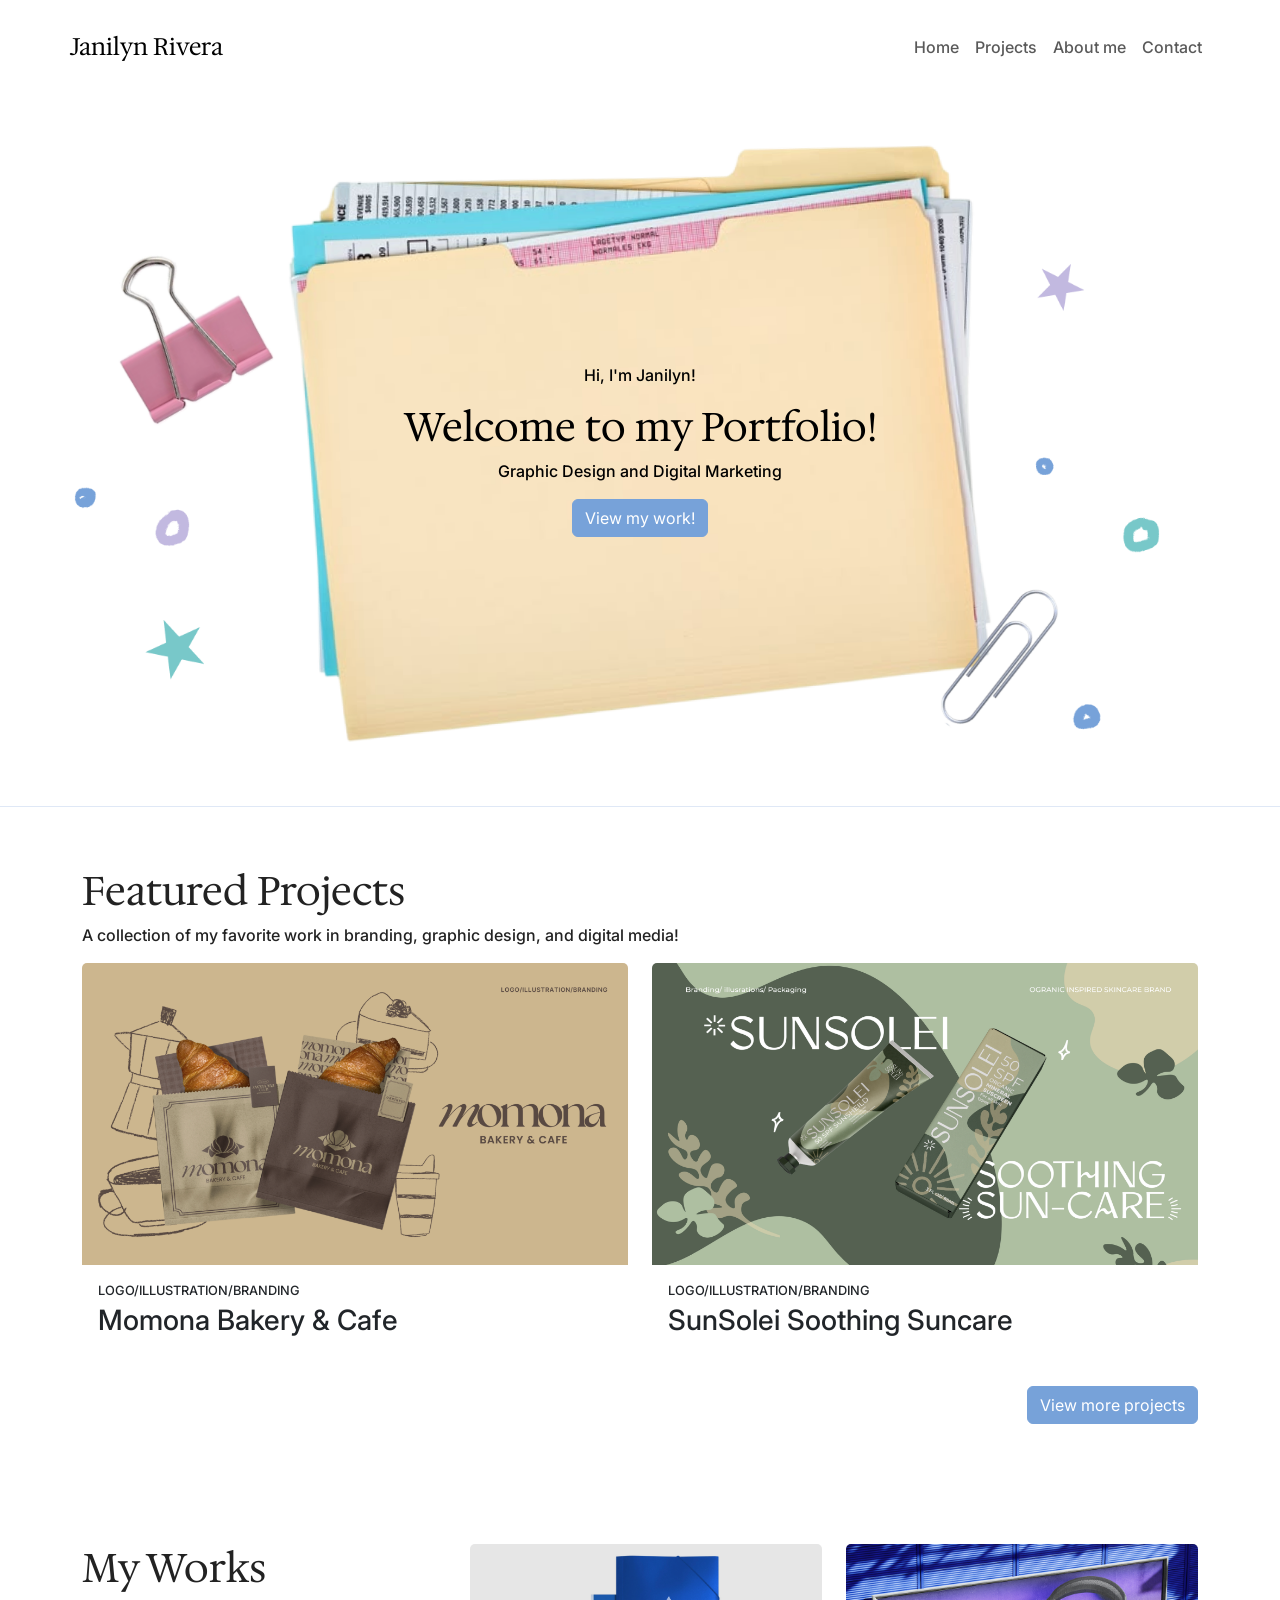
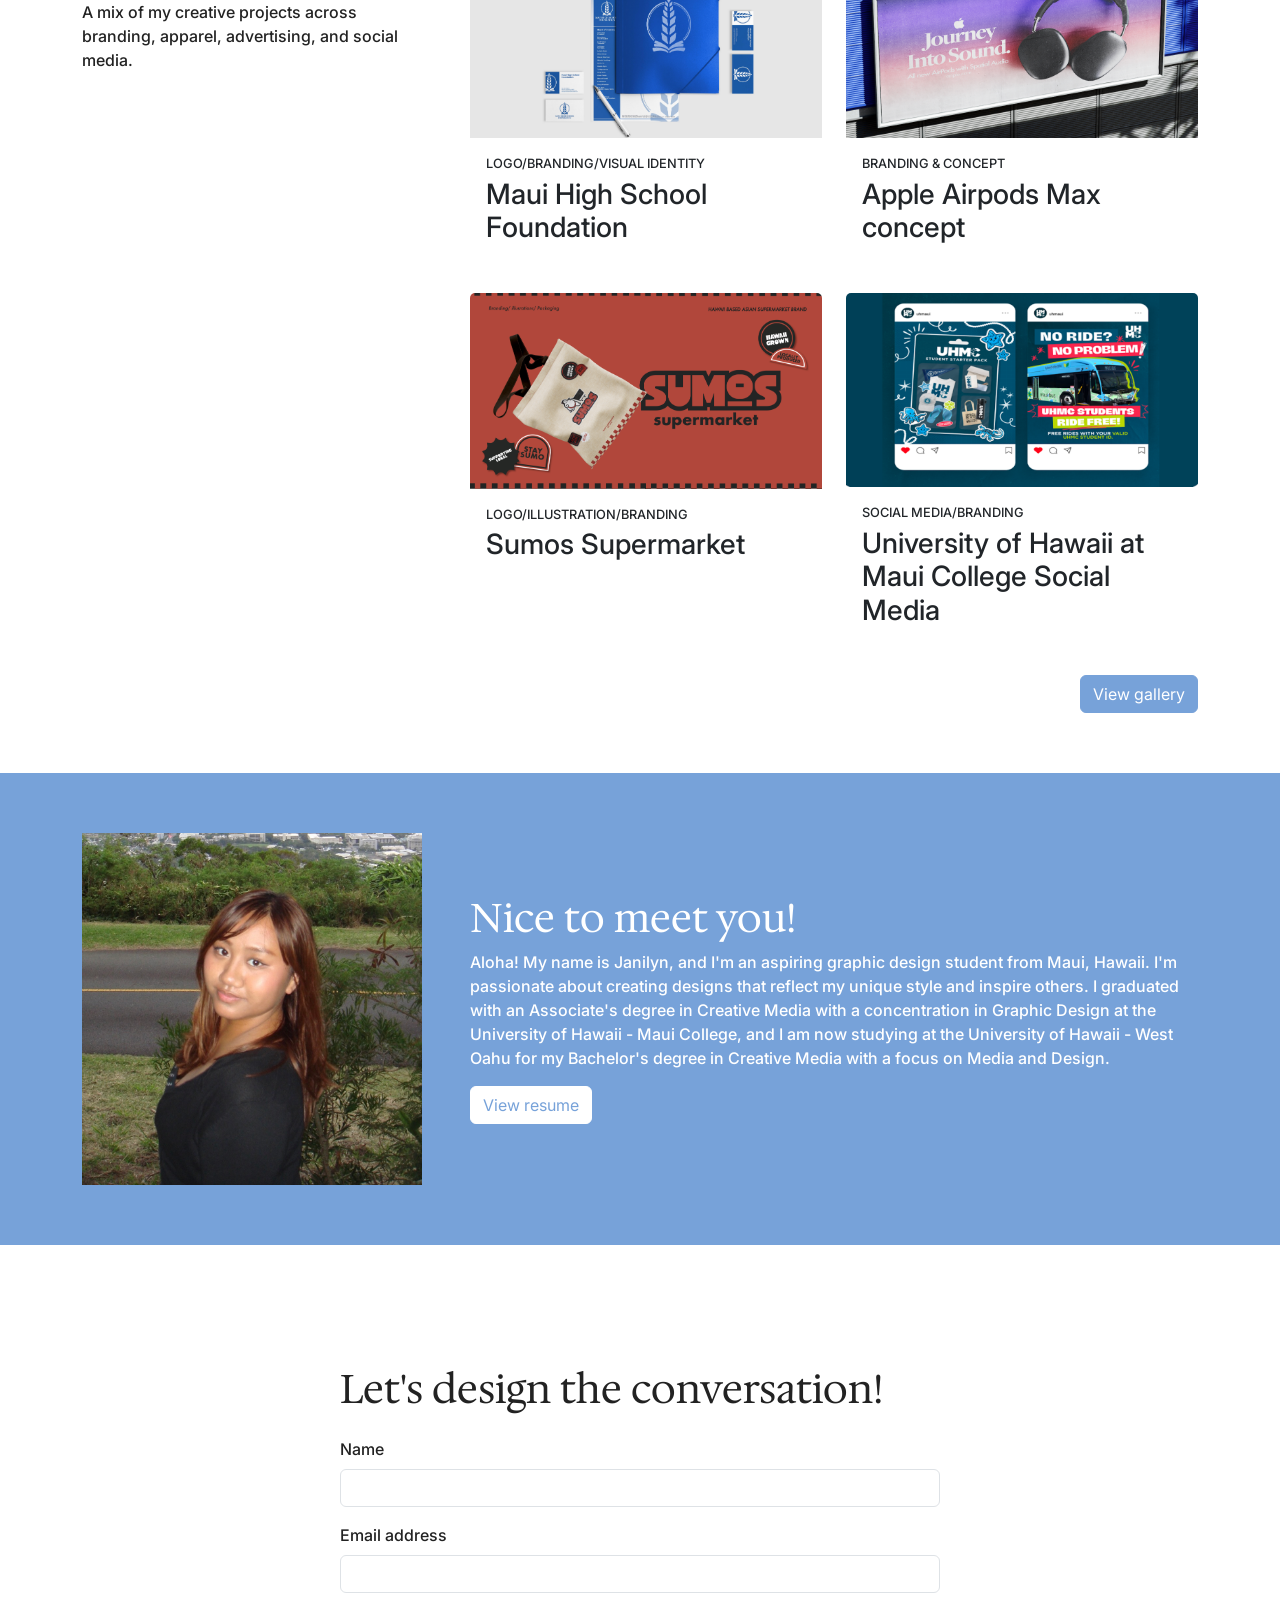
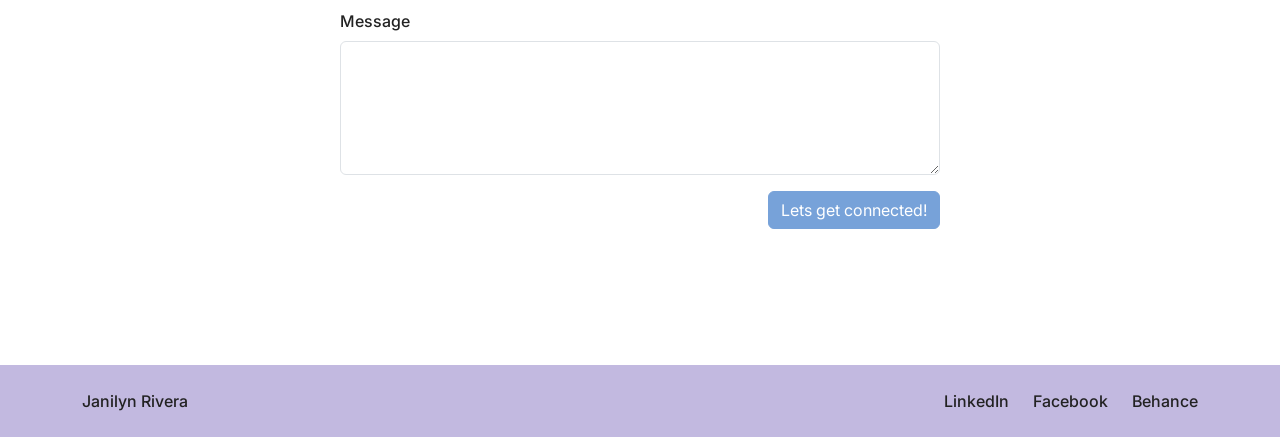
<file: index.html>
<html lang="en">
<head>
    <!-- REQUIRED: Meta Tags -->
    <meta charset="UTF-8">
    <meta name="viewport" content="width=device-width, initial-scale=1.0">

    <!-- REQUIRED: Page Title -->
    <title>Janilyn Rivera Portfolio</title>

    <!-- REQUIRED: Bootstrap CSS -->
    <link href="https://cdn.jsdelivr.net/npm/bootstrap@5.3.3/dist/css/bootstrap.min.css" rel="stylesheet" integrity="sha384-QWTKZyjpPEjISv5WaRU9OFeRpok6YctnYmDr5pNlyT2bRjXh0JMhjY6hW+ALEwIH" crossorigin="anonymous">

    <!-- REQUIRED: Your Custom CSS-->
    <link rel="stylesheet" href="css/style.css">

    <!-- REQUIRED: Google Font API -->
     <link href="https://fonts.googleapis.com/css2?family=Hedvig+Letters+Serif&family=Inter:wght@500;600&display=swap" rel="stylesheet">
</head>

<body>
<!-- Header Section -->
<header class="py-3">
    <nav class="navbar navbar-expand-lg container">
        <!-- Logo -->
        <a class="navbar-brand" href="#home">Janilyn Rivera</a>
        <button class="navbar-toggler" type="button" data-bs-toggle="collapse" data-bs-target="#navbarNav"
            aria-controls="navbarNav" aria-expanded="false" aria-label="Toggle navigation">
            <span class="navbar-toggler-icon"></span>
        </button>
        <div class="collapse navbar-collapse" id="navbarNav">
            <ul class="navbar-nav ms-auto">
                <!-- Menu Links -->
                <li class="nav-item"><a class="nav-link" href="#home">Home</a></li>
                <li class="nav-item"><a class="nav-link" href="Gallery.html">Projects</a></li>
                <li class="nav-item"><a class="nav-link" href="#about">About me</a></li>
                <li class="nav-item"><a class="nav-link" href="#contact">Contact</a></li>
            </ul>
        </div>
    </nav>
</header>

<!-- Start of Hero Section -->
<section class="hero">
  <div class="container text-center">
    <p>Hi, I'm Janilyn!</p>
         <h1>Welcome to my Portfolio!</h1>
      <p>Graphic Design and Digital Marketing</p>
          <a class="btn btn-primary" href="Gallery.html" role="button">View my work!</a>
  </div>
</section>
<!-- End of Hero Section -->

<!-- Start of Featured Projects Section -->
<section class="projects" id="featured-projects">
  <div class="container">

    <h1>Featured Projects</h1>
    <p>A collection of my favorite work in branding, graphic design, and digital media!</p>
    <div class="row row-cols-1 row-cols-md-2 g-4">

      <!-- Start of Card -->
      <div class="col">
        <a href="momona.html" class="project-link">
          <div class="card h-100">
            <img src="images/Momona.jpg" class="card-img-top" alt="Momona Bakery & Cafe">
            <div class="card-body">
              <p class="kicker">Logo/illustration/branding</p>
              <h3 class="card-title">Momona Bakery & Cafe</h3>
            </div>
          </div>
        </a>
      </div>
      <!-- End of Card -->

      <!-- Start of Card -->
      <div class="col">
        <a href="SunSolei.html" class="project-link">
          <div class="card h-100">
            <img src="images/SunSolei.jpg" class="card-img-top" alt="SunSolei">
            <div class="card-body">
              <p class="kicker">Logo/illustration/branding</p>
              <h3 class="card-title">SunSolei Soothing Suncare</h3>
            </div>
          </div>
        </a>
      </div>
      <!-- End of Card -->

    </div> <!-- closes the cards row -->

    <!-- Button, bottom right -->
    <div class="text-end mt-4">
      <a class="btn btn-primary" href="Gallery.html" role="button">View more projects</a>
    </div>

  </div> <!-- closes container -->
</section>
<!-- End of Featured Projects Section -->
</section>

<!-- Start of Projects Section -->
<section class="projects" id="projects">
  <div class="container">
    <div class="row g-5 align-items-start">

      <div class="col-lg-4">
        <h1>My Works</h1>
        <p>A mix of my creative projects across branding, apparel, advertising, and social media.</p>
      </div>

      <div class="col-lg-8">
        <div class="row row-cols-1 row-cols-md-2 g-4">

          <!-- Start of Card -->
          <div class="col">
            <a href="#" class="project-link">
              <div class="card h-100">
                <img src="images/MauiHighschool.jpg" class="card-img-top" alt="Maui High School">
                <div class="card-body">
                  <p class="kicker">Logo/branding/Visual Identity</p>
                  <h3 class="card-title">Maui High School Foundation</h3>
                </div>
              </div>
            </a>
          </div>
          <!-- End of Card -->

          <!-- Start of Card -->
          <div class="col">
            <a href="#" class="project-link">
              <div class="card h-100">
                <img src="images/Apple.jpg" class="card-img-top" alt="Apple">
                <div class="card-body">
                  <p class="kicker">Branding & concept</p>
                  <h3 class="card-title">Apple Airpods Max concept</h3>
                </div>
              </div>
            </a>
          </div>
          <!-- End of Card -->

          <!-- Start of Card -->
          <div class="col">
            <a href="#" class="project-link">
              <div class="card h-100">
                <img src="images/Sumos.jpg" class="card-img-top" alt="Sumos Supermarket">
                <div class="card-body">
                  <p class="kicker">Logo/illustration/branding</p>
                  <h3 class="card-title">Sumos Supermarket</h3>
                </div>
              </div>
            </a>
          </div>
          <!-- End of Card -->

          <!-- Start of Card -->
          <div class="col">
            <a href="#" class="project-link">
              <div class="card h-100">
                <img src="images/UHMAUI.png" class="card-img-top" alt="University of Hawaii at Maui">
                <div class="card-body">
                  <p class="kicker">Social Media/branding</p>
                  <h3 class="card-title">University of Hawaii at Maui College Social Media</h3>
                </div>
              </div>
            </a>
          </div>
          <!-- End of Card -->

        </div> <!-- closes the cards row -->

        <!-- Button, bottom right -->
        <div class="text-end mt-4">
          <a class="btn btn-primary" href="Gallery.html" role="button">View gallery</a>
        </div>

      </div> <!-- closes col-lg-8 -->

    </div>
  </div>
</section>
<!-- End of Projects Section -->

<!-- End of Projects Section -->
</section>
<!-- End of Projects Section -->

<!-- Start of About Me Section -->
<section class="about-me" id="about">
  <div class="container">
    <div class="row g-5 align-items-center">

      <!-- LEFT: photo -->
      <div class="col-md-4 text-center">
        <img src="images/JanilynRivera.jpg"
             alt="Janilyn Rivera"
             class="img-fluid">
      </div>

      <!-- RIGHT: heading, paragraph, button -->
      <div class="col-md-8">
        <h1>Nice to meet you!</h1>
        <p>Aloha! My name is Janilyn, and I'm an aspiring graphic design student from Maui, Hawaii. I'm passionate about creating designs that reflect my unique style and inspire others. I graduated with an Associate's degree in Creative Media with a concentration in Graphic Design at the University of Hawaii - Maui College, and I am now studying at the University of Hawaii - West Oahu for my Bachelor's degree in Creative Media with a focus on Media and Design.</p>
        <a class="btn btn-primary" href="#" role="button">View resume</a>
      </div>

    </div>
  </div>
</section>
<!-- End of About Me Section -->

<!-- Start of Contact Section -->
<section class="contact">

<!-- Start of Contact Section -->
<section class="contact" id="contact">
  <div class="container">

    <!-- One box holds the heading AND the form -->
    <div class="contact-form mx-auto">

      <h1>Let's design the conversation!</h1>

      <form class="mt-4" action="https://formspree.io/f/YOUR_FORM_ID" method="POST">

        <div class="mb-3">
          <label for="name" class="form-label">Name</label>
          <input type="text" class="form-control" id="name" name="name" required>
        </div>

        <div class="mb-3">
          <label for="email" class="form-label">Email address</label>
          <input type="email" class="form-control" id="email" name="email" required>
        </div>

        <div class="mb-3">
          <label for="message" class="form-label">Message</label>
          <textarea class="form-control" id="message" name="message" rows="5" required></textarea>
        </div>

        <div class="text-end">
          <button type="submit" class="btn btn-primary">Lets get connected!</button>
        </div>

      </form>

    </div>
  </div>
</section>
<!-- End of Contact Section -->

</section>
<!-- End of Contact Section -->

  <!-- Start of Footer Section -->
<footer class="footer">
  <div class="container d-flex flex-wrap justify-content-between align-items-center">

    <span class="footer-name">Janilyn Rivera</span>

    <div class="footer-links d-flex gap-4">
      <a href="https://www.linkedin.com" target="_blank" rel="noopener">LinkedIn</a>
      <a href="https://www.facebook.com" target="_blank" rel="noopener">Facebook</a>
      <a href="https://www.behance.net" target="_blank" rel="noopener">Behance</a>
    </div>

  </div>
</footer>
<!-- End of Footer Section -->

</section>
<!-- End of Footer Section -->

    <!-- REQUIRED: Javascript -->
    <script src="https://cdn.jsdelivr.net/npm/bootstrap@5.3.3/dist/js/bootstrap.bundle.min.js" integrity="sha384-YvpcrYf0tY3lHB60NNkmXc5s9fDVZLESaAA55NDzOxhy9GkcIdslK1eN7N6jIeHz" crossorigin="anonymous"></script>
</body>

</html>
</file>
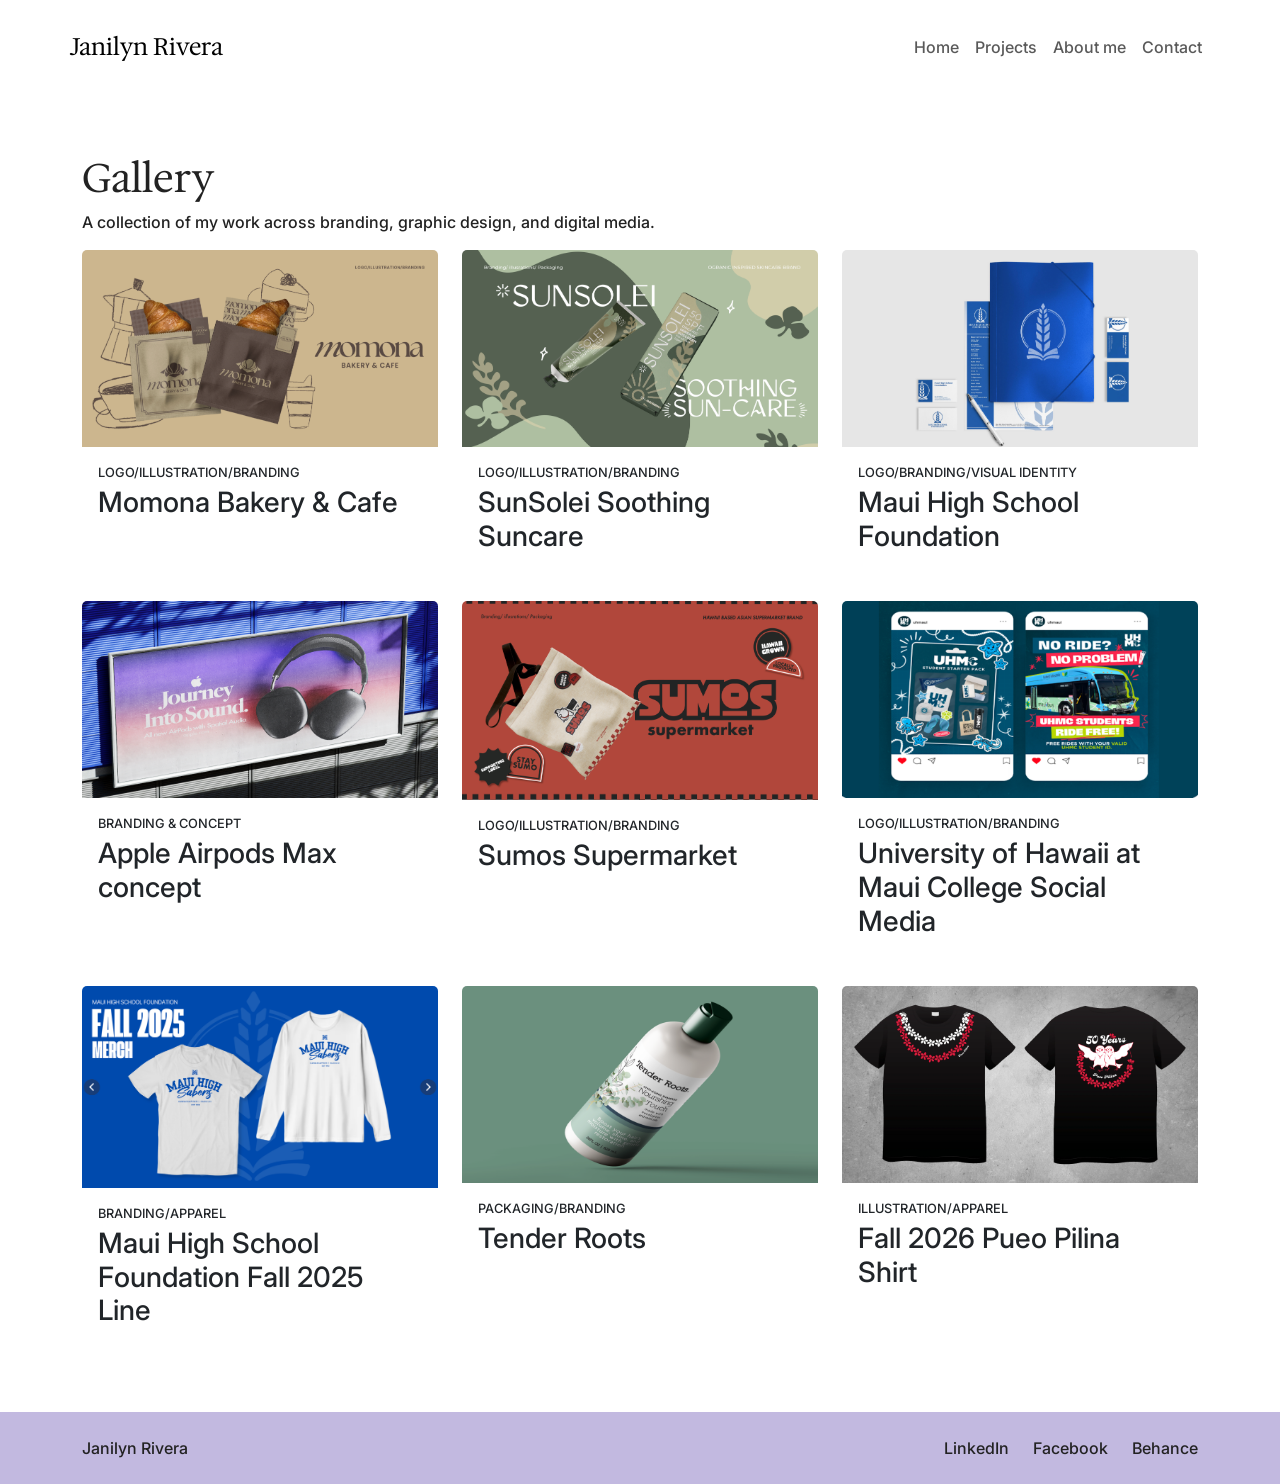
<file: Gallery.html>
<!DOCTYPE html>
<html lang="en">
<head>
  <meta charset="UTF-8">
  <meta name="viewport" content="width=device-width, initial-scale=1.0">
  <title>Gallery | Janilyn Rivera</title>

  <!-- Bootstrap CSS -->
  <link href="https://cdn.jsdelivr.net/npm/bootstrap@5.3.3/dist/css/bootstrap.min.css" rel="stylesheet" integrity="sha384-QWTKZyjpPEjISv5WaRU9OFeRpok6YctnYmDr5pNlyT2bRjXh0JMhjY6hW+ALEwIH" crossorigin="anonymous">

  <!-- Your CSS -->
  <link rel="stylesheet" href="css/style.css">

  <!-- Google Fonts -->
  <link href="https://fonts.googleapis.com/css2?family=Hedvig+Letters+Serif&family=Inter:wght@500;600&display=swap" rel="stylesheet">
</head>

<body>

  <!-- Header -->
  <header class="py-3">
    <nav class="navbar navbar-expand-lg container">
      <a class="navbar-brand" href="index.html">Janilyn Rivera</a>
      <button class="navbar-toggler" type="button" data-bs-toggle="collapse" data-bs-target="#navbarNav"
        aria-controls="navbarNav" aria-expanded="false" aria-label="Toggle navigation">
        <span class="navbar-toggler-icon"></span>
      </button>
      <div class="collapse navbar-collapse" id="navbarNav">
        <ul class="navbar-nav ms-auto">
          <li class="nav-item"><a class="nav-link" href="index.html#home">Home</a></li>
          <li class="nav-item"><a class="nav-link" href="index.html#projects">Projects</a></li>
          <li class="nav-item"><a class="nav-link" href="index.html#about">About me</a></li>
          <li class="nav-item"><a class="nav-link" href="index.html#contact">Contact</a></li>
        </ul>
      </div>
    </nav>
  </header>

  <!-- Gallery Section -->
  <section class="projects">
    <div class="container">

      <h1>Gallery</h1>
      <p>A collection of my work across branding, graphic design, and digital media.</p>

      <div class="row row-cols-1 row-cols-md-2 row-cols-lg-3 g-4">

        <!-- Start of Card -->
        <div class="col">
          <a href="momona.html" class="project-link">
            <div class="card h-100">
              <img src="images/Momona.jpg" class="card-img-top" alt="Momona Bakery & Cafe">
              <div class="card-body">
                <p class="kicker">Logo/illustration/branding</p>
                <h3 class="card-title">Momona Bakery & Cafe</h3>
              </div>
            </div>
          </a>
        </div>
        <!-- End of Card -->

        <!-- Start of Card -->
        <div class="col">
          <a href="SunSolei.html" class="project-link">
            <div class="card h-100">
              <img src="images/SunSolei.jpg" class="card-img-top" alt="SunSolei">
              <div class="card-body">
                <p class="kicker">Logo/illustration/branding</p>
                <h3 class="card-title">SunSolei Soothing Suncare</h3>
              </div>
            </div>
          </a>
        </div>
        <!-- End of Card -->

        <!-- Start of Card -->
        <div class="col">
          <a href="#" class="project-link">
            <div class="card h-100">
              <img src="images/MauiHighschool.jpg" class="card-img-top" alt="Maui High School">
              <div class="card-body">
                <p class="kicker">Logo/branding/Visual Identity</p>
                <h3 class="card-title">Maui High School Foundation</h3>
              </div>
            </div>
          </a>
        </div>
        <!-- End of Card -->

        <!-- Start of Card -->
        <div class="col">
          <a href="#" class="project-link">
            <div class="card h-100">
              <img src="images/Apple.jpg" class="card-img-top" alt="Apple">
              <div class="card-body">
                <p class="kicker">Branding & concept</p>
                <h3 class="card-title">Apple Airpods Max concept</h3>
              </div>
            </div>
          </a>
        </div>
        <!-- End of Card -->

        <!-- Start of Card -->
        <div class="col">
          <a href="#" class="project-link">
            <div class="card h-100">
              <img src="images/Sumos.jpg" class="card-img-top" alt="Sumos Supermarket">
              <div class="card-body">
                <p class="kicker">Logo/illustration/branding</p>
                <h3 class="card-title">Sumos Supermarket</h3>
              </div>
            </div>
          </a>
        </div>
        <!-- End of Card -->

        <!-- Start of Card -->
        <div class="col">
          <a href="#" class="project-link">
            <div class="card h-100">
              <img src="images/UHMAUI.png" class="card-img-top" alt="University of Hawaii at Maui">
              <div class="card-body">
                <p class="kicker">Logo/illustration/branding</p>
                <h3 class="card-title">University of Hawaii at Maui College Social Media</h3>
              </div>
            </div>
          </a>
        </div>
        <!-- End of Card -->

        <!-- Start of Card -->
        <div class="col">
          <a href="#" class="project-link">
            <div class="card h-100">
              <img src="images/mhsfshirt.jpg" class="card-img-top" alt="University of Hawaii at Maui">
              <div class="card-body">
                <p class="kicker">Branding/Apparel</p>
                <h3 class="card-title">Maui High School Foundation Fall 2025 Line</h3>
              </div>
            </div>
          </a>
        </div>
        <!-- End of Card -->

        <!-- Start of Card -->
        <div class="col">
          <a href="#" class="project-link">
            <div class="card h-100">
              <img src="images/Tenderroots.jpg" class="card-img-top" alt="Tenderroots">
              <div class="card-body">
                <p class="kicker">Packaging/branding</p>
                <h3 class="card-title">Tender Roots </h3>
              </div>
            </div>
          </a>
        </div>
        <!-- End of Card -->

        <!-- Start of Card -->
        <div class="col">
          <a href="#" class="project-link">
            <div class="card h-100">
              <img src="images/PueoPilinaShirt.jpg" class="card-img-top" alt="Pueo Pilina Shirt">
              <div class="card-body">
                <p class="kicker">illustration/Apparel</p>
                <h3 class="card-title">Fall 2026 Pueo Pilina Shirt</h3>
              </div>
            </div>
          </a>
        </div>
        <!-- End of Card -->

      </div>

  </section>

  <!-- Footer -->
  <footer class="footer">
    <div class="container d-flex flex-wrap justify-content-between align-items-center">
      <span class="footer-name">Janilyn Rivera</span>
      <div class="footer-links d-flex gap-4">
        <a href="https://www.linkedin.com/in/YOUR-PROFILE" target="_blank" rel="noopener">LinkedIn</a>
        <a href="https://www.facebook.com/YOUR-PROFILE" target="_blank" rel="noopener">Facebook</a>
        <a href="https://www.behance.net/YOUR-PROFILE" target="_blank" rel="noopener">Behance</a>
      </div>
    </div>
  </footer>

  <!-- Bootstrap JS -->
  <script src="https://cdn.jsdelivr.net/npm/bootstrap@5.3.3/dist/js/bootstrap.bundle.min.js" integrity="sha384-YvpcrYf0tY3lHB60NNkmXc5s9fDVZLESaAA55NDzOxhy9GkcIdslK1eN7N6jIeHz" crossorigin="anonymous"></script>
</body>
</html>
</file>
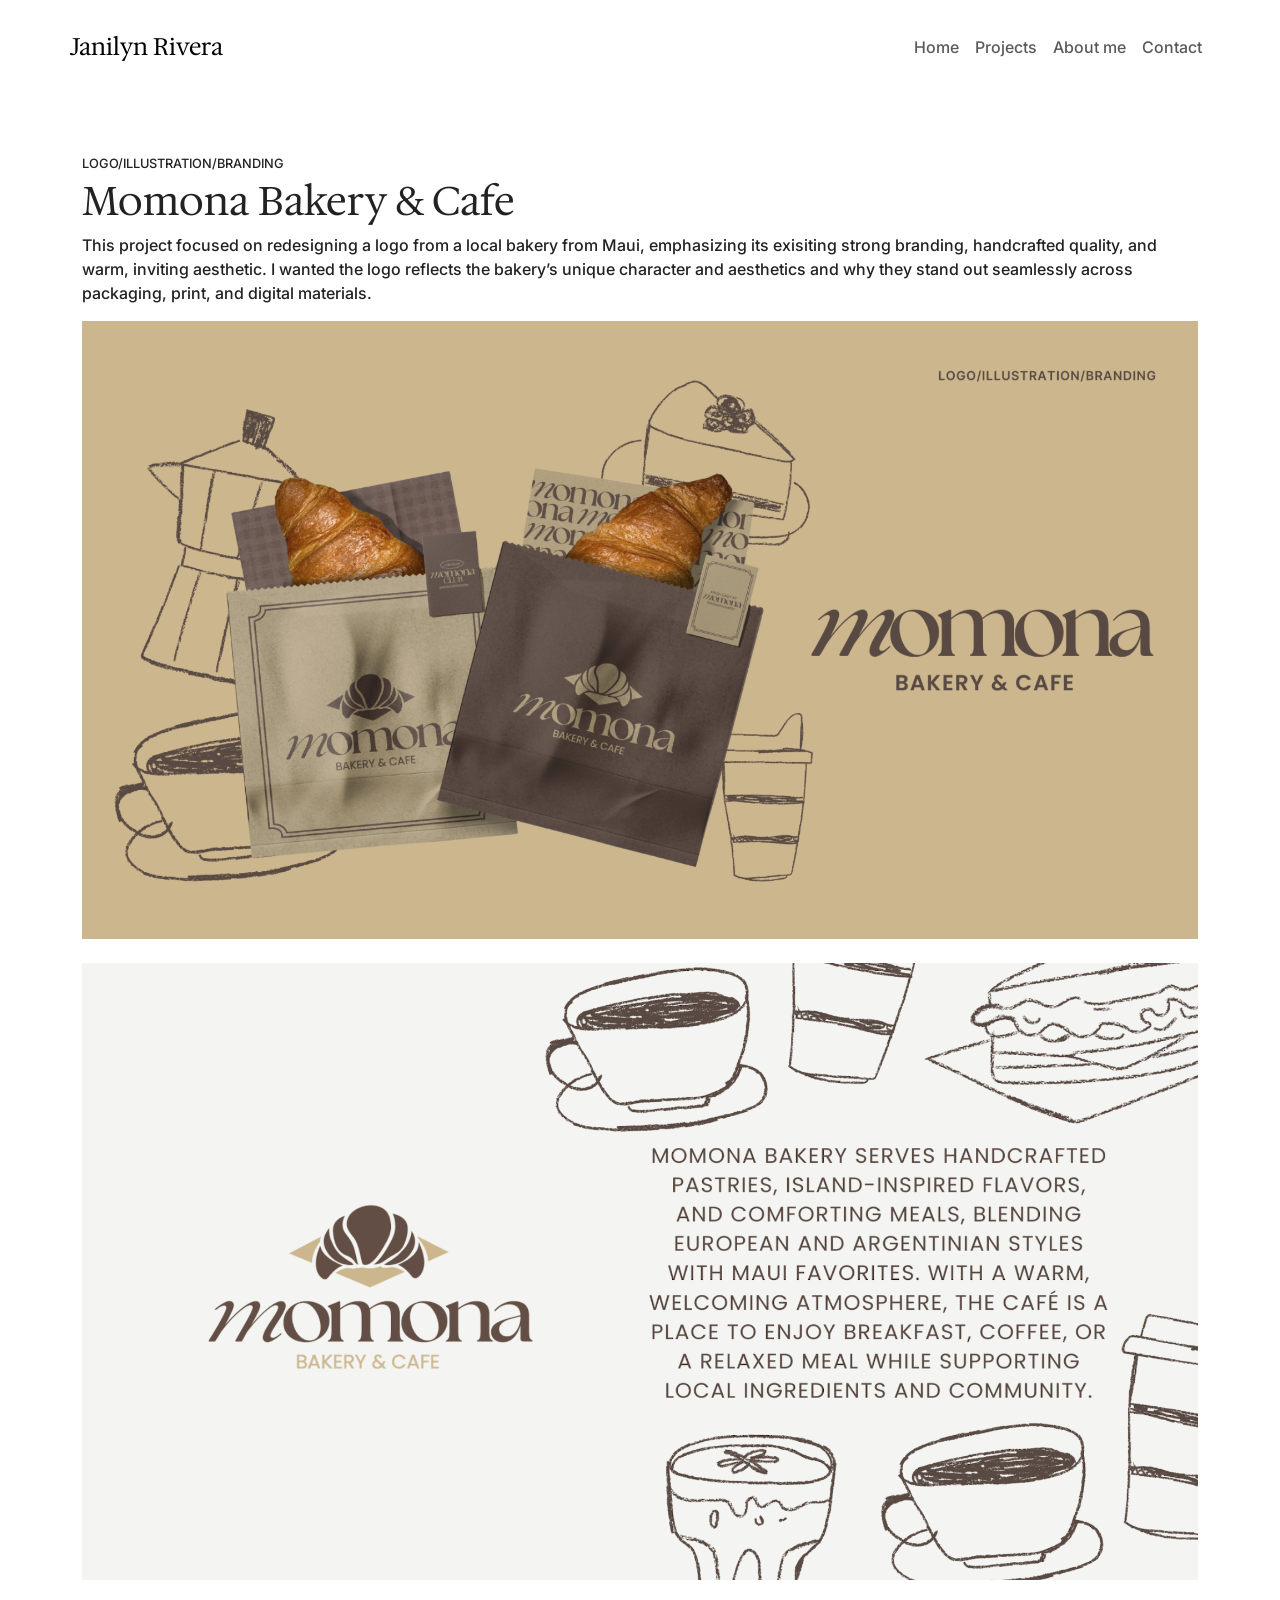
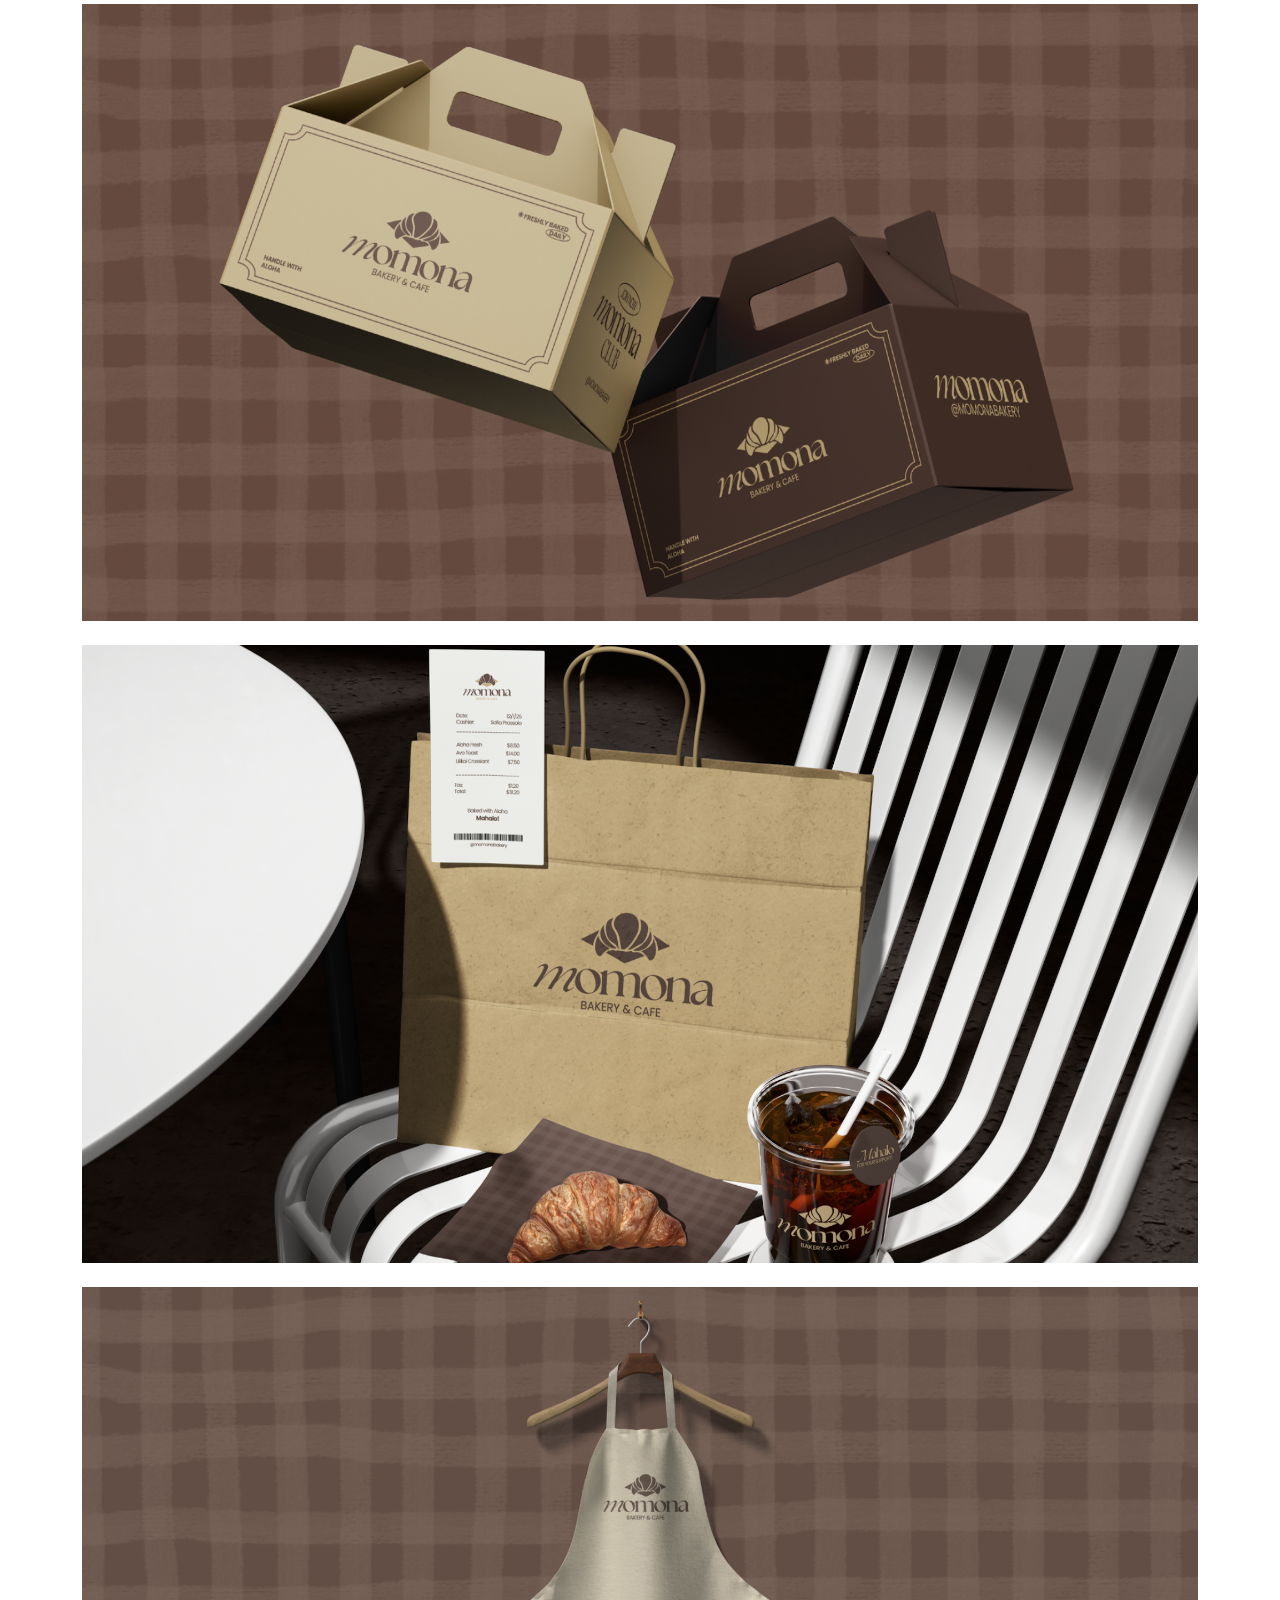
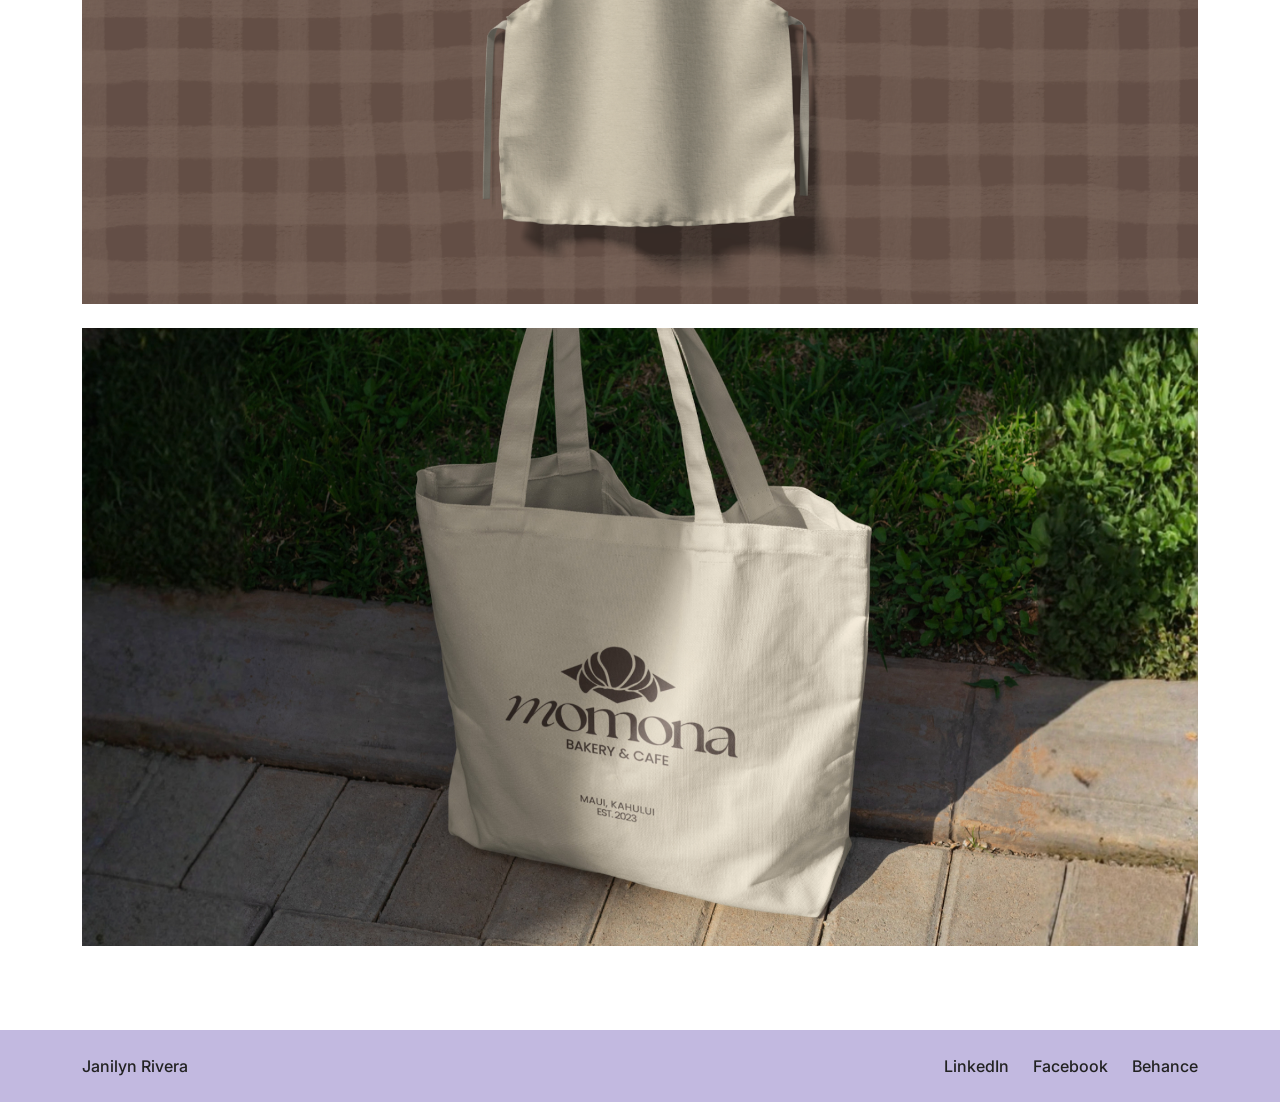
<file: momona.html>
<!DOCTYPE html>
<html lang="en">
<head>
  <meta charset="UTF-8">
  <meta name="viewport" content="width=device-width, initial-scale=1.0">
  <title>Momona Bakery & Cafe | Janilyn Rivera</title>

  <!-- Bootstrap CSS -->
  <link href="https://cdn.jsdelivr.net/npm/bootstrap@5.3.3/dist/css/bootstrap.min.css" rel="stylesheet" integrity="sha384-QWTKZyjpPEjISv5WaRU9OFeRpok6YctnYmDr5pNlyT2bRjXh0JMhjY6hW+ALEwIH" crossorigin="anonymous">

  <!-- Your CSS -->
  <link rel="stylesheet" href="css/style.css">

  <!-- Google Fonts -->
  <link href="https://fonts.googleapis.com/css2?family=Hedvig+Letters+Serif&family=Inter:wght@500;600&display=swap" rel="stylesheet">
</head>

<body>

  <!-- Header (links go back to the main page) -->
  <header class="py-3">
    <nav class="navbar navbar-expand-lg container">
      <a class="navbar-brand" href="index.html">Janilyn Rivera</a>
      <button class="navbar-toggler" type="button" data-bs-toggle="collapse" data-bs-target="#navbarNav"
        aria-controls="navbarNav" aria-expanded="false" aria-label="Toggle navigation">
        <span class="navbar-toggler-icon"></span>
      </button>
      <div class="collapse navbar-collapse" id="navbarNav">
        <ul class="navbar-nav ms-auto">
          <li class="nav-item"><a class="nav-link" href="index.html#home">Home</a></li>
          <li class="nav-item"><a class="nav-link" href="index.html#projects">Projects</a></li>
          <li class="nav-item"><a class="nav-link" href="index.html#about">About me</a></li>
          <li class="nav-item"><a class="nav-link" href="index.html#contact">Contact</a></li>
        </ul>
      </div>
    </nav>
  </header>

  <!-- Project Section -->
  <section class="projects">
    <div class="container">

      <p class="kicker">Logo/illustration/branding</p>
      <h1>Momona Bakery & Cafe</h1>
      <p>This project focused on redesigning a logo from a local bakery from Maui, emphasizing its exisiting strong branding, handcrafted quality, and warm, inviting aesthetic. I wanted the logo reflects the bakery’s unique character and aesthetics and why they stand out seamlessly across packaging, print, and digital materials.</p>

      <img src="images/Momona.jpg" class="img-fluid mb-4" alt="Momona Bakery & Cafe branding">
      <img src="images/1.jpg" class="img-fluid mb-4" alt="Momona Bakery & Cafe branding #1">
      <img src="images/2.jpg" class="img-fluid mb-4" alt="Momona Bakery & Cafe branding #2">
      <img src="images/3.jpg" class="img-fluid mb-4" alt="Momona Bakery & Cafe branding #3">
      <img src="images/4.jpg" class="img-fluid mb-4" alt="Momona Bakery & Cafe branding #4">
      <img src="images/5.jpg" class="img-fluid mb-4" alt="Momona Bakery & Cafe branding #5">

    </div>
  </section>

  <!-- Footer -->
  <footer class="footer">
    <div class="container d-flex flex-wrap justify-content-between align-items-center">
      <span class="footer-name">Janilyn Rivera</span>
      <div class="footer-links d-flex gap-4">
        <a href="https://www.linkedin.com/in/YOUR-PROFILE" target="_blank" rel="noopener">LinkedIn</a>
        <a href="https://www.facebook.com/YOUR-PROFILE" target="_blank" rel="noopener">Facebook</a>
        <a href="https://www.behance.net/YOUR-PROFILE" target="_blank" rel="noopener">Behance</a>
      </div>
    </div>
  </footer>

  <!-- Bootstrap JS -->
  <script src="https://cdn.jsdelivr.net/npm/bootstrap@5.3.3/dist/js/bootstrap.bundle.min.js" integrity="sha384-YvpcrYf0tY3lHB60NNkmXc5s9fDVZLESaAA55NDzOxhy9GkcIdslK1eN7N6jIeHz" crossorigin="anonymous"></script>
</body>
</html>
</file>
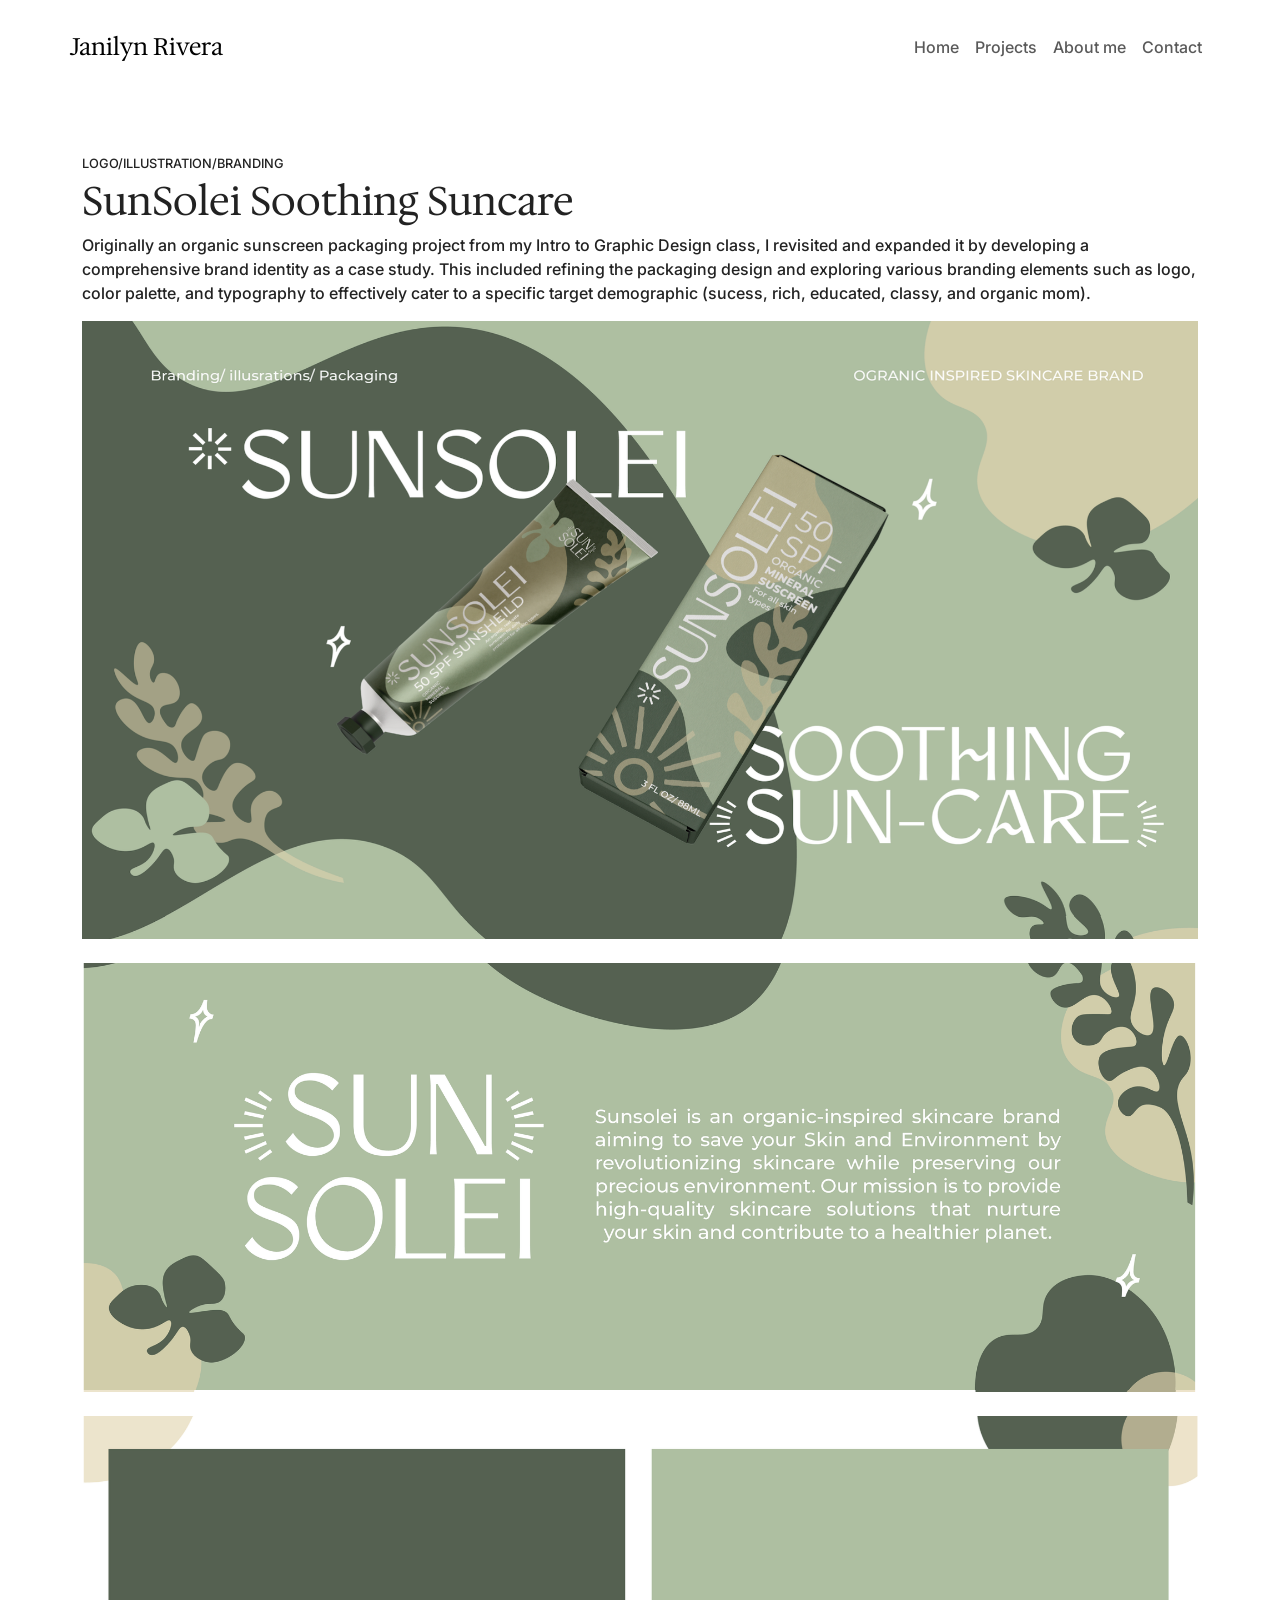
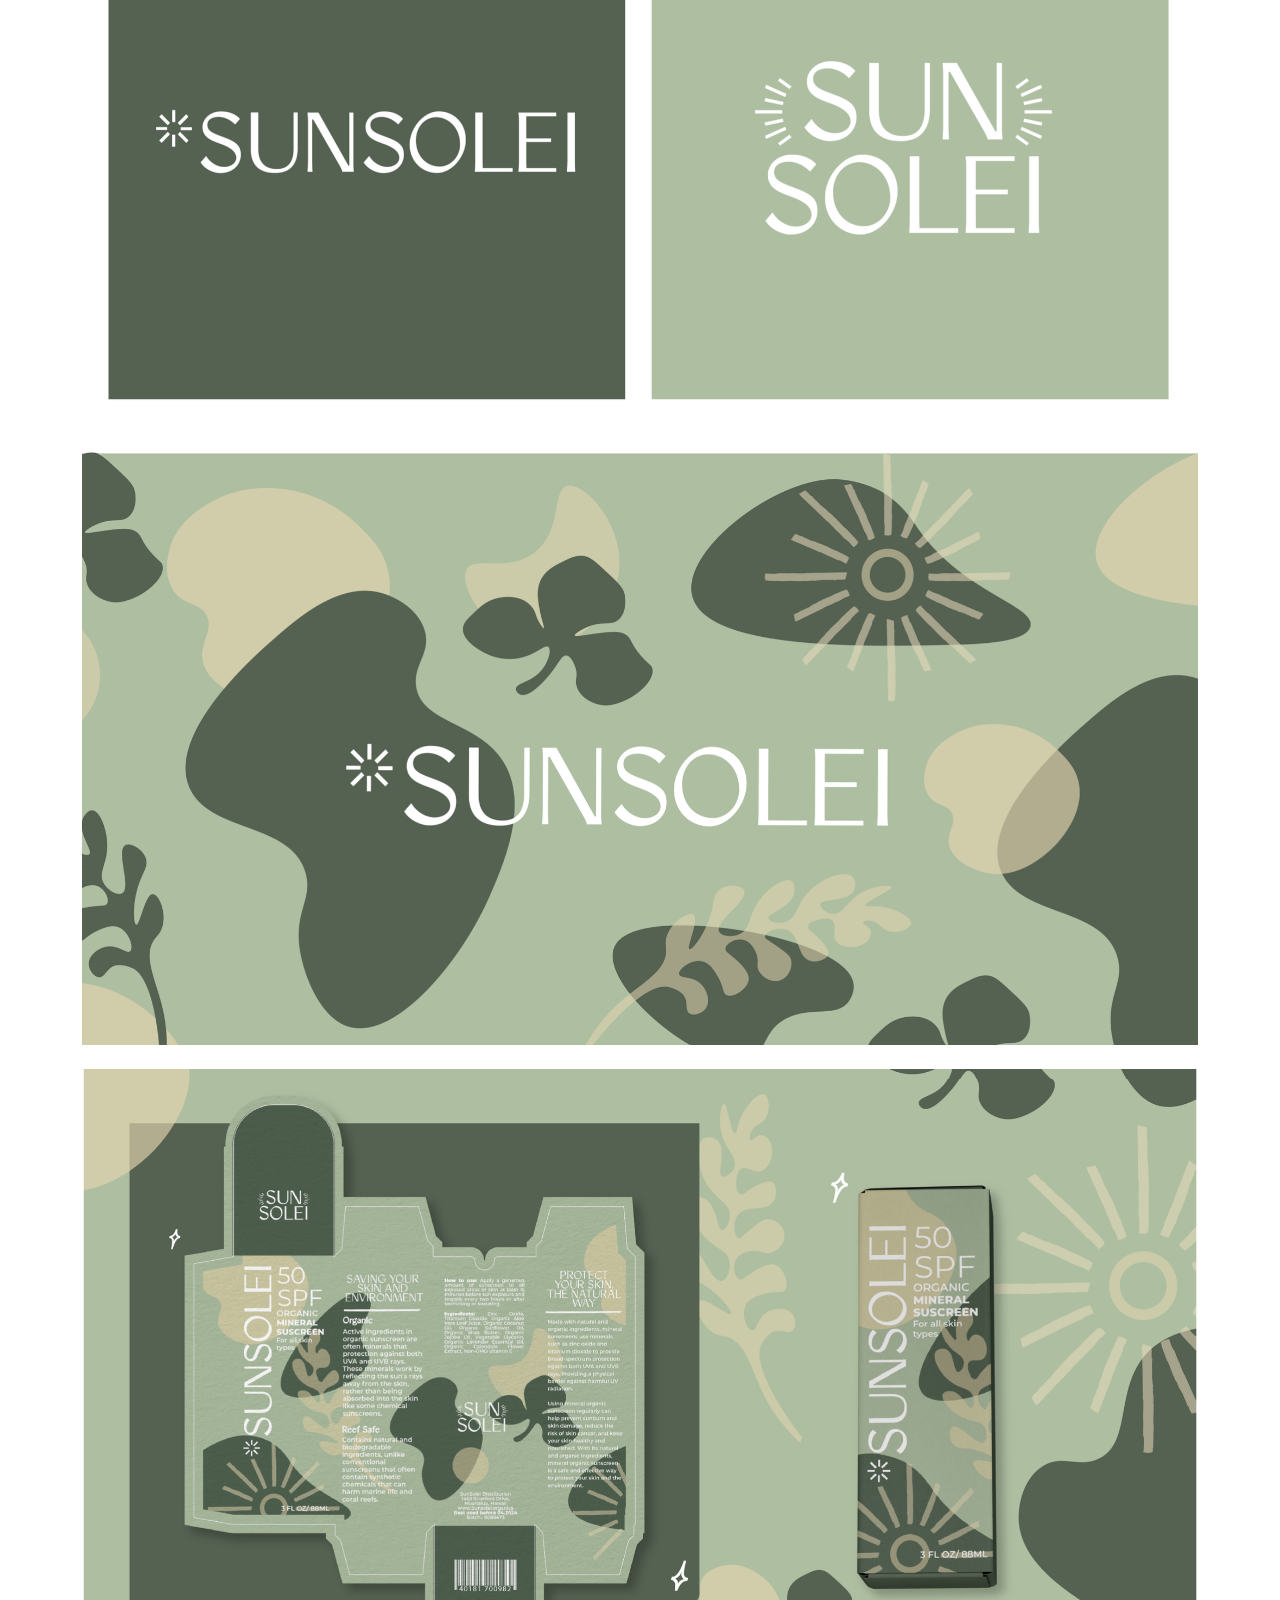
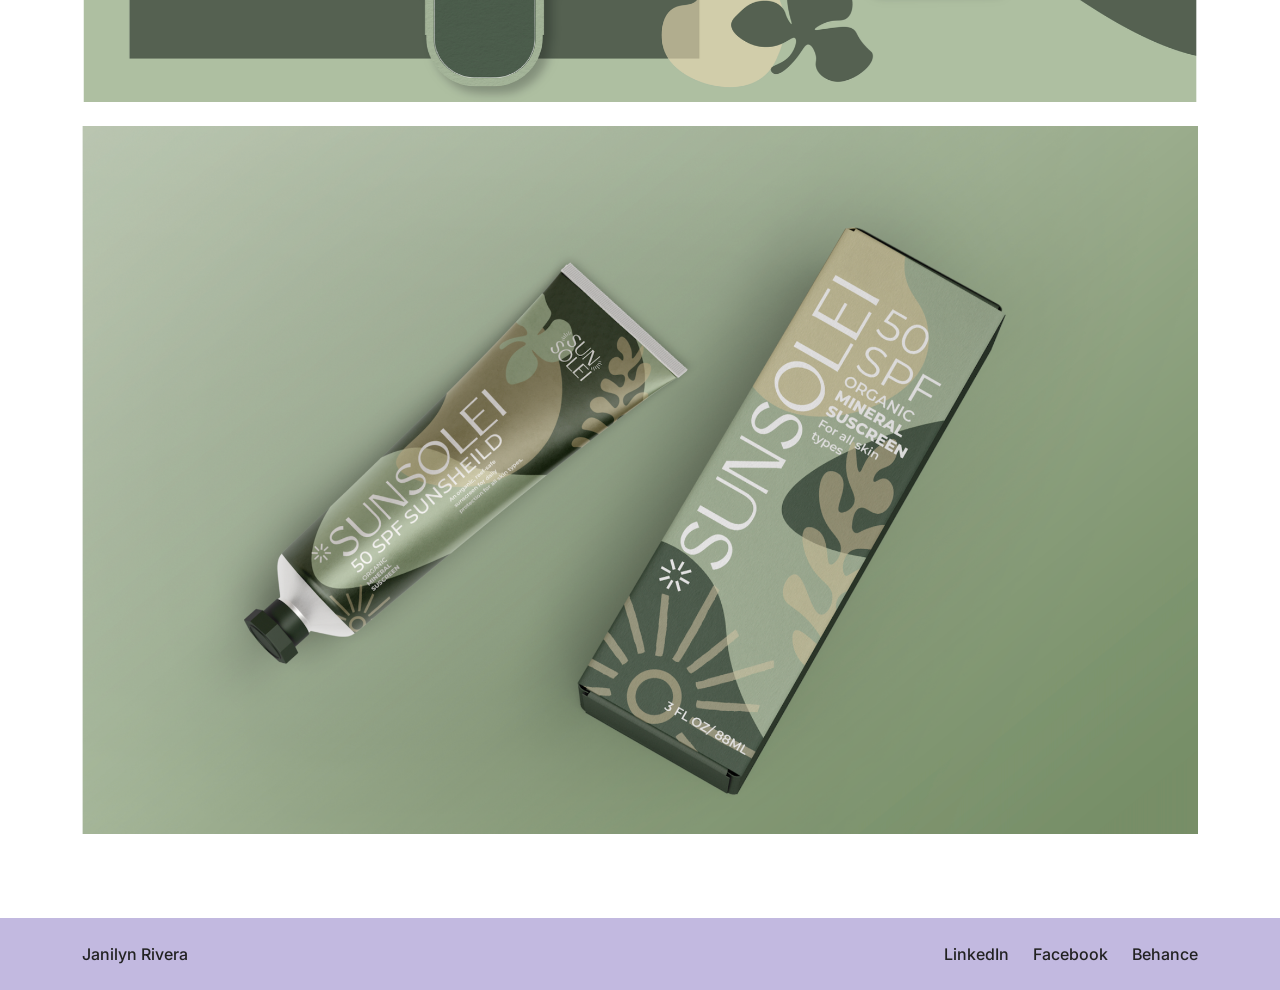
<file: SunSolei.html>
<!DOCTYPE html>
<html lang="en">
<head>
  <meta charset="UTF-8">
  <meta name="viewport" content="width=device-width, initial-scale=1.0">
  <title>SunSolei Suncare | Janilyn Rivera</title>

  <!-- Bootstrap CSS -->
  <link href="https://cdn.jsdelivr.net/npm/bootstrap@5.3.3/dist/css/bootstrap.min.css" rel="stylesheet" integrity="sha384-QWTKZyjpPEjISv5WaRU9OFeRpok6YctnYmDr5pNlyT2bRjXh0JMhjY6hW+ALEwIH" crossorigin="anonymous">

  <!-- Your CSS -->
  <link rel="stylesheet" href="css/style.css">

  <!-- Google Fonts -->
  <link href="https://fonts.googleapis.com/css2?family=Hedvig+Letters+Serif&family=Inter:wght@500;600&display=swap" rel="stylesheet">
</head>

<body>

  <!-- Header (links go back to the main page) -->
  <header class="py-3">
    <nav class="navbar navbar-expand-lg container">
      <a class="navbar-brand" href="index.html">Janilyn Rivera</a>
      <button class="navbar-toggler" type="button" data-bs-toggle="collapse" data-bs-target="#navbarNav"
        aria-controls="navbarNav" aria-expanded="false" aria-label="Toggle navigation">
        <span class="navbar-toggler-icon"></span>
      </button>
      <div class="collapse navbar-collapse" id="navbarNav">
        <ul class="navbar-nav ms-auto">
          <li class="nav-item"><a class="nav-link" href="index.html#home">Home</a></li>
          <li class="nav-item"><a class="nav-link" href="index.html#projects">Projects</a></li>
          <li class="nav-item"><a class="nav-link" href="index.html#about">About me</a></li>
          <li class="nav-item"><a class="nav-link" href="index.html#contact">Contact</a></li>
        </ul>
      </div>
    </nav>
  </header>

  <!-- Project Section -->
  <section class="projects">
    <div class="container">

      <p class="kicker">Logo/illustration/branding</p>
      <h1>SunSolei Soothing Suncare</h1>
      <p>Originally an organic sunscreen packaging project from my Intro to Graphic Design class, I revisited and expanded it by developing a comprehensive brand identity as a case study. This included refining the packaging design and exploring various branding elements such as logo, color palette, and typography to effectively cater to a specific target demographic (sucess, rich, educated, classy, and organic mom). </p>

      <img src="images/SunSolei.jpg" class="img-fluid mb-4" alt="SunSolei Soothing Suncare branding">
      <img src="images/Sunsolei1.jpg" class="img-fluid mb-4" alt="SunSolei Soothing Suncare branding #1">
      <img src="images/Sunsolei2.jpg" class="img-fluid mb-4" alt="SunSolei Soothing Suncare branding #2">
      <img src="images/Sunsolei3.jpg" class="img-fluid mb-4" alt="SunSolei Soothing Suncare branding #3">
      <img src="images/Sunsolei4.jpg" class="img-fluid mb-4" alt="SunSolei Soothing Suncare branding #4">
      <img src="images/Sunsolei5.jpg" class="img-fluid mb-4" alt="SunSolei Soothing Suncare branding #5">

    </div>
  </section>

  <!-- Footer -->
  <footer class="footer">
    <div class="container d-flex flex-wrap justify-content-between align-items-center">
      <span class="footer-name">Janilyn Rivera</span>
      <div class="footer-links d-flex gap-4">
        <a href="https://www.linkedin.com/in/YOUR-PROFILE" target="_blank" rel="noopener">LinkedIn</a>
        <a href="https://www.facebook.com/YOUR-PROFILE" target="_blank" rel="noopener">Facebook</a>
        <a href="https://www.behance.net/YOUR-PROFILE" target="_blank" rel="noopener">Behance</a>
      </div>
    </div>
  </footer>

  <!-- Bootstrap JS -->
  <script src="https://cdn.jsdelivr.net/npm/bootstrap@5.3.3/dist/js/bootstrap.bundle.min.js" integrity="sha384-YvpcrYf0tY3lHB60NNkmXc5s9fDVZLESaAA55NDzOxhy9GkcIdslK1eN7N6jIeHz" crossorigin="anonymous"></script>
</body>
</html>
</file>
<file: css/style.css>
:root {
  --main-color: #77A2D9;  
  --about-bg: #77A2D9;
  --footer-bg: #C2B9E0;
  --button-color: #77A2D9;        /* change this for all non-white buttons */
  --button-hover-color: #3d669a;  /* darker shade for hover */
  --text-color: #222222;
  --bg-color: #ffffff;
}

body {
  font-family: 'Inter', sans-serif;
  font-weight: 500;
  color: var(--text-color);
  background-color: var(--bg-color);
}

h1 {
  font-family: 'Hedvig Letters Serif', serif;
  font-weight: 400;
}

h2 {
  font-family: 'Inter', sans-serif;
  font-weight: 600;
}

p {
  font-family: 'Inter', sans-serif;
  font-weight: 500;
}

/* Have title */
.navbar-brand {
  font-family: 'Hedvig Letters Serif', serif;
  font-weight: 400;
  font-size: 1.5rem;
}


 /* Hero */
.hero {
  background-color: var(--main-color);   /* fallback if the image doesn't load */
  background-image: url('../images/Heading.jpg');
  background-size: cover;
  background-position: center;
  background-repeat: no-repeat;

  aspect-ratio: 1724 / 960;  
  min-height: 300px;         

  display: flex;
  align-items: center;        
  justify-content: center;
  padding: 0;                 
  color: black;
}

/* Sections */
.projects,
.about-me,
.contact {
  padding: 60px 0;
}

/* Buttons */
.btn-primary {
  background-color: var(--button-color);
  border-color: var(--button-color);
  color: white;
}

.btn-primary:hover {
  background-color: var(--button-hover-color);
  border-color: var(--button-hover-color);
  color: white;
}

/* Cards */
.card {
  border: none;
}

a:has(.card) {
  text-decoration: none;
  color: inherit;
}

.project-link {
  display: block;
  text-decoration: none;
  color: inherit;
}

.kicker {
  font-size: 0.8rem;
  text-transform: uppercase;
  margin-bottom: 4px;
}

/* About me */
.about-me {
  background-color: var(--about-bg);
}

.about-me h1,
.about-me p {
  color: white;
}

/* About me button */
.about-me .btn-primary {
  background-color: white;
  color: var(--about-bg);
  border-color: white;
}

.about-me .btn-primary:hover {
  background-color: #f0f0f0;
  color: var(--about-bg);
  border-color: #f0f0f0;
}

/* Contact form */
.contact-form {
  max-width: 600px;
}

/* Footer */
.footer {
  padding: 24px 0;
  background-color: var(--footer-bg);
  color: var(--text-color);
}

.footer-links a {
  color: var(--text-color);
  text-decoration: none;
}

.footer-links a:hover {
  text-decoration: underline;
}
</file>
